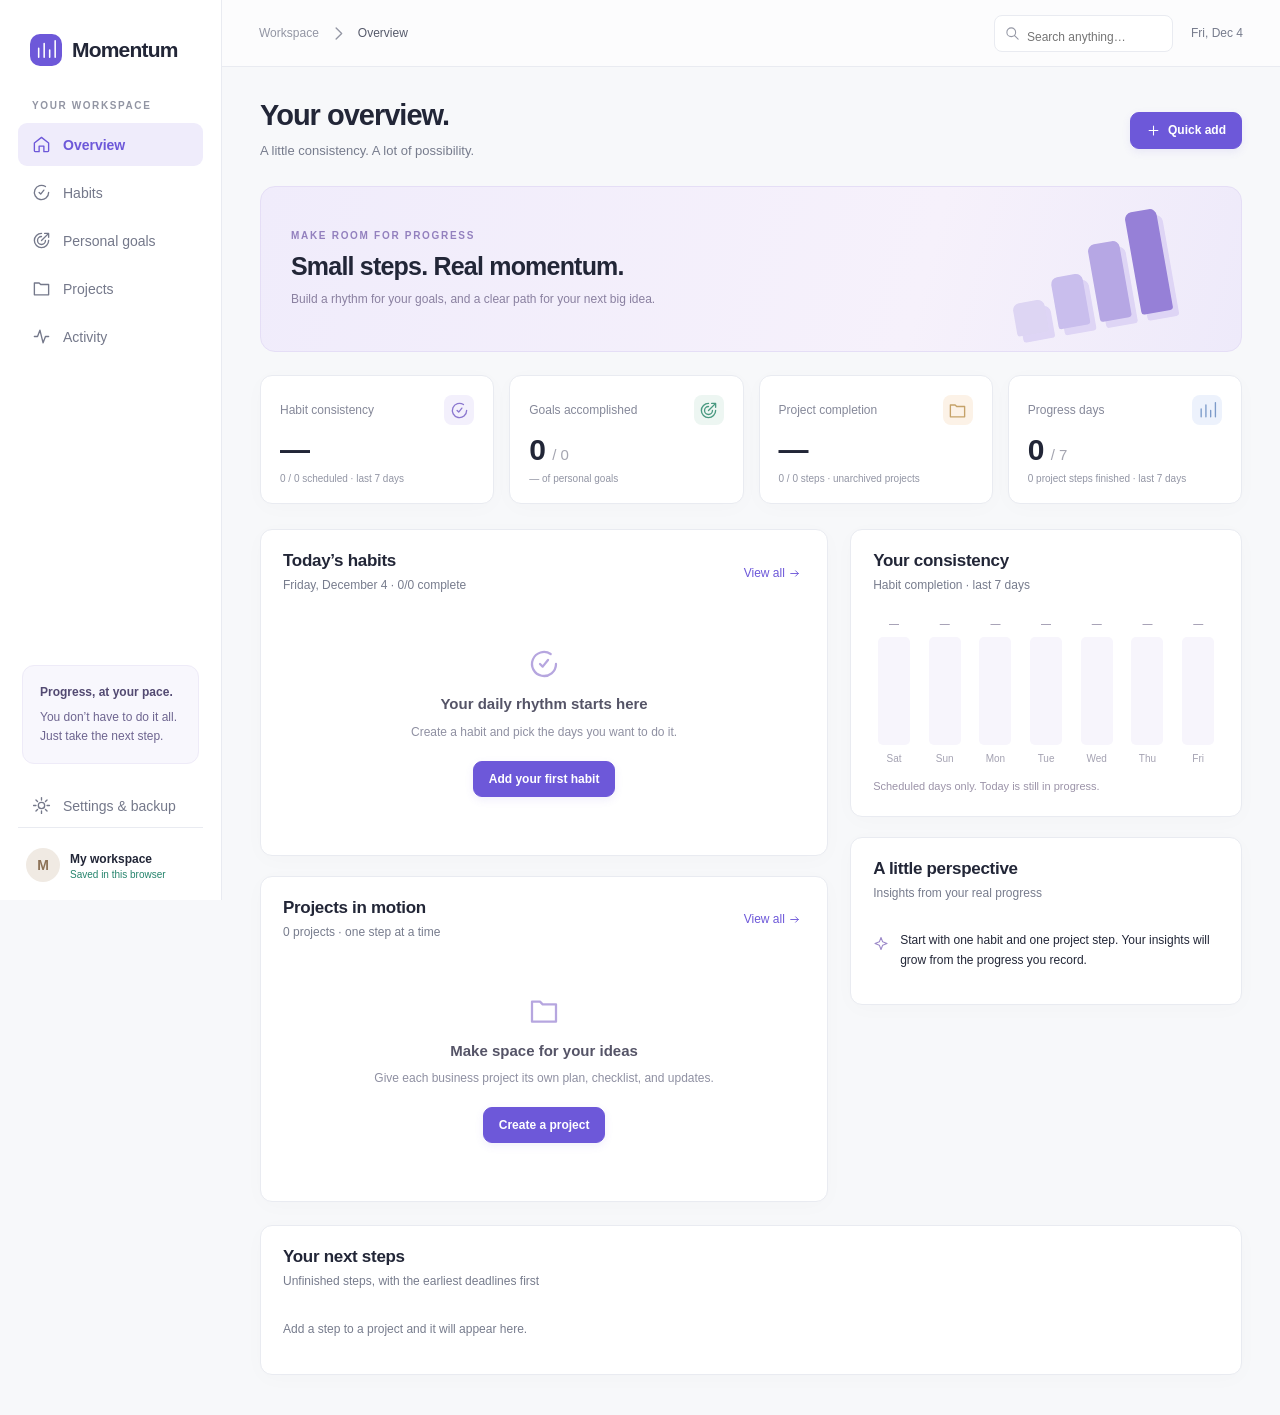
<file: Resources/index.html>
<!doctype html>
<html lang="en">
<head>
<meta charset="utf-8"><meta name="viewport" content="width=device-width, initial-scale=1">
<meta http-equiv="Content-Security-Policy" content="default-src 'none'; script-src 'self'; style-src 'self' 'unsafe-inline'; img-src 'self' data:; connect-src 'none'; font-src 'self'; base-uri 'none'; form-action 'none'">
<title>Momentum — Make room for progress</title><link rel="stylesheet" href="style.css">
</head>
<body>
<div id="app"><div class="loading">Opening your workspace…</div></div>
<dialog id="modal" aria-labelledby="modal-title"></dialog>
<div id="toast" role="status" aria-live="polite"></div>
<input type="file" id="import-file" accept=".json,application/json" hidden>
<script src="core.js"></script><script src="app.js"></script>
</body></html>
</file>
<file: Resources/style.css>
:root{color-scheme:light;--bg:#f7f8fa;--paper:#fff;--ink:#222637;--muted:#777c8d;--line:#e9ebf1;--violet:#6d58d9;--lavender:#efecfb;--green:#25846c;--red:#bb4353;--shadow:0 4px 22px #27204405;font-family:-apple-system,BlinkMacSystemFont,"Segoe UI",sans-serif;font-size:14px}
*{box-sizing:border-box}body{margin:0;background:var(--bg);color:var(--ink)}button,input,textarea,select{font:inherit}button{cursor:pointer}button:disabled{cursor:default;opacity:.45}button:focus-visible,a:focus-visible,input:focus-visible,textarea:focus-visible,select:focus-visible{outline:3px solid #aa98f1;outline-offset:3px}button{border:0;color:inherit}button, input,select,textarea{border-radius:9px}button{transition:background .15s,transform .15s}button:active:not(:disabled){transform:translateY(1px)}svg{width:19px;height:19px;stroke:currentColor;stroke-width:1.7;fill:none;stroke-linecap:round;stroke-linejoin:round;flex-shrink:0}h1,h2,h3,p{margin:0}h1{font-size:29px;letter-spacing:-1px;font-weight:650}h2{font-size:17px;letter-spacing:-.3px}h3{font-size:15px;line-height:1.5}p{line-height:1.65}small,.muted{color:var(--muted)}small{font-size:12px;line-height:1.5}.shell{display:flex;min-height:100vh}.sidebar{width:222px;background:#fff;border-right:1px solid var(--line);padding:32px 18px 18px;position:fixed;inset:0 auto 0 0;display:flex;flex-direction:column;z-index:2}.brand{display:flex;align-items:center;gap:10px;font-size:21px;letter-spacing:-.8px;font-weight:700;padding:2px 12px 34px}.brand-mark{background:var(--violet);width:32px;height:32px;color:white;border-radius:10px;display:grid;place-items:center}.brand-mark svg{width:22px;height:22px}.nav-label{font-size:10px;font-weight:650;letter-spacing:1.6px;color:#9295a3;padding:0 14px 12px}.nav{display:flex;flex-direction:column;gap:5px}.nav button{background:transparent;display:flex;gap:12px;text-align:left;align-items:center;padding:12px 14px;color:#74788a;font-weight:500}.nav button:hover{background:#f6f5fa}.nav button.active{background:var(--lavender);color:var(--violet);font-weight:600}.nav .count{margin-left:auto;font-size:11px;color:#9394a1}.sidebar-bottom{margin-top:auto}.sidebar-note{background:#f8f7fd;padding:17px;border:1px solid #eeebf8;border-radius:12px;margin:20px 4px;color:#6e6590;font-size:12px;line-height:1.6}.sidebar-note strong{display:block;color:#534a72;margin-bottom:5px}.profile{border-top:1px solid var(--line);padding:20px 8px 0;display:flex;gap:10px;align-items:center}.avatar{width:34px;height:34px;border-radius:50%;background:#f0eae3;display:grid;place-items:center;font-weight:600;color:#8c7257}.profile strong{font-size:12px}.save-status{font-size:10px;margin-top:3px;color:var(--green)}.workspace{margin-left:222px;flex:1;min-width:0}.topbar{height:67px;border-bottom:1px solid var(--line);padding:0 37px;display:flex;align-items:center;justify-content:space-between;background:#ffffffa8;gap:16px}.breadcrumb{font-size:12px;color:#9396a4;display:flex;align-items:center;gap:10px}.breadcrumb strong{font-weight:500;color:#565a6b}.topbar-right{display:flex;align-items:center;gap:18px}.date-label{font-size:12px;color:var(--muted)}.search{display:flex;align-items:center;gap:7px;border:1px solid var(--line);border-radius:8px;background:#fff;padding:7px 10px}.search svg{width:15px;height:15px;color:#9598a5}.search input{border:0;outline:none;background:transparent;font-size:12px;width:135px;padding:0}.main{max-width:1480px;margin:auto;padding:32px 38px 40px}.page-head{display:flex;align-items:center;justify-content:space-between;gap:18px;margin-bottom:25px}.page-head p{margin-top:8px;color:var(--muted);font-size:13px}.actions{display:flex;align-items:center;gap:8px;flex-wrap:wrap}.btn{padding:10px 15px;background:#fff;border:1px solid #e1e3eb;display:inline-flex;align-items:center;justify-content:center;gap:7px;white-space:nowrap;font-size:12px;font-weight:550}.btn svg{width:15px;height:15px}.btn:hover{background:#f3f2f8}.btn.primary{background:var(--violet);border-color:var(--violet);color:#fff;box-shadow:0 3px 8px #6d58d91a}.btn.primary:hover{background:#5c47c7}.btn.danger{color:var(--red);border-color:#ead5d9}.btn.small{padding:7px 11px;font-size:11px}.text-btn{background:transparent;color:var(--violet);padding:4px;font-size:12px}.icon-btn{display:inline-flex;align-items:center;justify-content:center;background:transparent;padding:7px;border-radius:7px;color:#9597a5}.icon-btn:hover{background:#f0eef7;color:var(--violet)}.icon-btn svg{width:16px;height:16px}.hero{position:relative;overflow:hidden;border:1px solid #e5def6;border-radius:15px;background:linear-gradient(105deg,#f0ecfb,#f6f1fb 67%,#eeeafa);padding:27px 30px;margin-bottom:23px;min-height:154px;display:flex;align-items:center;justify-content:space-between}.eyebrow{color:#9380be;font-size:10px;font-weight:700;letter-spacing:1.7px;margin-bottom:11px}.hero h2{font-size:25px;font-weight:550;letter-spacing:-.8px}.hero p{color:#8a80a0;font-size:12px;margin-top:9px;max-width:470px}.hero-art{position:relative;width:200px;height:110px;flex-shrink:0;display:flex;align-items:flex-end;justify-content:center;gap:10px;transform:rotate(-10deg);margin-right:25px}.hero-art span{width:32px;background:#c9beed;border-radius:7px 7px 3px 3px;box-shadow:5px 7px 0 #ded5f5}.hero-art span:nth-child(1){height:33px;background:#ddd5f3}.hero-art span:nth-child(2){height:52px}.hero-art span:nth-child(3){height:78px;background:#b6a7e4}.hero-art span:nth-child(4){height:103px;background:#9680d7}.metric-grid{display:grid;grid-template-columns:repeat(4,1fr);gap:15px;margin-bottom:25px}.metric{border:1px solid var(--line);border-radius:12px;padding:19px;background:#fff;box-shadow:var(--shadow)}.metric-top{display:flex;align-items:center;justify-content:space-between;color:#858899;font-size:12px}.metric-icon{width:30px;height:30px;border-radius:8px;background:#f3f0fc;color:#8b77cf;display:grid;place-items:center}.metric:nth-child(2) .metric-icon{background:#edf6f2;color:#499980}.metric:nth-child(3) .metric-icon{background:#fcf2e7;color:#c5a269}.metric:nth-child(4) .metric-icon{background:#edf2fc;color:#7d9bc9}.metric-value{font-size:30px;font-weight:650;letter-spacing:-1px;margin:8px 0 6px}.metric-value em{font-size:15px;font-style:normal;font-weight:400;color:#a4a5b0;letter-spacing:0}.metric-foot{font-size:10px;color:#9295a4}.dashboard-grid{display:grid;grid-template-columns:1.45fr 1fr;gap:22px;align-items:start}.panel{background:#fff;border:1px solid var(--line);border-radius:12px;box-shadow:var(--shadow);overflow:hidden}.panel-head{padding:21px 22px 16px;display:flex;align-items:center;justify-content:space-between;gap:12px}.panel-head small{display:block;margin-top:5px}.panel-body{padding:0 22px 20px}.panel + .panel{margin-top:20px}.check{width:21px;height:21px;border:1.5px solid #dfe1eb;border-radius:7px;background:#fff;flex-shrink:0;color:white;display:grid;place-items:center;padding:0}.check svg{width:14px;height:14px;stroke-width:2.2}.check.done{background:var(--violet);border-color:var(--violet)}.habit-line{display:flex;align-items:center;gap:12px;padding:14px 0;border-bottom:1px solid #f0f1f5}.habit-line:last-child{border-bottom:0}.habit-line .grow{font-size:12px}.habit-line small{display:block;font-size:10px;margin-top:3px}.grow{flex:1;min-width:0}.wrap{overflow-wrap:anywhere;white-space:pre-wrap}.done-title{color:#aaa9b7;text-decoration:line-through}.pill{display:inline-flex;align-items:center;gap:5px;border-radius:5px;padding:4px 7px;background:#f4f3f8;color:#8b869b;font-size:10px;white-space:nowrap}.pill.green{background:#eaf5ef;color:#3c947b}.pill.purple{background:#efebfa;color:#8b6dcc}.pill.amber{background:#fbf2e6;color:#b08b48}.pill.red{background:#fceef0;color:#b96472}.bar{height:5px;border-radius:4px;background:#efedf6;overflow:hidden;margin:12px 0}.bar span{display:block;height:100%;background:#9983df;border-radius:4px}.project-mini{border-bottom:1px solid var(--line);padding:13px 0}.project-mini:last-child{border-bottom:0}.project-title{display:flex;gap:12px;align-items:center}.project-badge{height:34px;width:34px;border-radius:9px;display:grid;place-items:center;background:#f1edfa;color:#9a85cf;flex-shrink:0}.project-title button{border:0;padding:0;background:transparent;font-weight:550;font-size:12px;text-align:left}.split{display:flex;align-items:center;justify-content:space-between;gap:12px}.subtle{font-size:10px;color:#9494a4}.chart{height:154px;display:flex;align-items:stretch;gap:15px;padding:8px 3px 0}.chart-col{display:flex;flex:1;flex-direction:column;justify-content:flex-end;align-items:center;gap:8px;min-width:0}.chart-track{height:110px;width:100%;max-width:32px;display:flex;align-items:flex-end;border-radius:5px;background:#f7f5fc;overflow:hidden}.chart-fill{background:#aa96e6;width:100%;border-radius:5px 5px 0 0;min-height:0}.chart-col:last-child .chart-fill{background:var(--violet)}.chart-col label{font-size:10px;color:#a4a2b2}.chart-col .chart-value{font-size:10px;color:#8c85a0}.insight{display:flex;gap:11px;padding:13px 0;border-bottom:1px solid #f0f1f5;font-size:12px;line-height:1.65}.insight:last-child{border:0}.insight svg{width:16px;color:#9d8ac9;margin-top:3px}.section-gap{margin-top:23px}.empty{text-align:center;padding:38px 20px;color:#8f90a2}.empty svg{width:32px;height:32px;color:#b6a6df;margin-bottom:10px}.empty h3{color:#555467;font-weight:550;margin-bottom:7px}.empty p{font-size:12px;max-width:350px;margin:0 auto 18px}.toolbar{display:flex;align-items:center;justify-content:space-between;gap:12px;margin-bottom:20px}.tabs{display:flex;gap:4px;padding:4px;border:1px solid var(--line);background:#fff;border-radius:9px}.tabs button{padding:7px 13px;background:transparent;color:#8c8b9b;font-size:12px}.tabs button.active{background:var(--lavender);color:var(--violet)}.date-input{padding:8px 10px;border:1px solid var(--line);background:#fff;color:#69687c;font-size:12px}.cards{display:grid;grid-template-columns:repeat(2,minmax(0,1fr));gap:19px}.card{padding:22px;background:white;border:1px solid var(--line);border-radius:12px}.card-top{display:flex;justify-content:space-between;align-items:flex-start;gap:12px}.card h3{font-size:16px;letter-spacing:-.2px;overflow-wrap:anywhere}.card .description{color:#91909f;font-size:12px;margin:8px 0 18px;line-height:1.7;white-space:pre-wrap;overflow-wrap:anywhere}.card-bottom{display:flex;align-items:center;justify-content:space-between;gap:10px;margin-top:18px;padding-top:15px;border-top:1px solid var(--line)}.week-grid{display:grid;grid-template-columns:repeat(7,1fr);gap:8px;margin:16px 0}.day-cell{display:flex;flex-direction:column;align-items:center;gap:7px;color:#aaa5b6;font-size:10px}.day-cell button{width:32px;height:32px;border:1px solid #e8e4f1;border-radius:9px;background:#faf9fc;color:#b1a8c5;font-size:11px;display:grid;place-items:center}.day-cell button.done{background:var(--violet);border-color:var(--violet);color:#fff}.day-cell button.today{box-shadow:0 0 0 2px #dfd5f7;outline-offset:2px}.day-cell button:disabled{border-style:dashed}.day-cell button svg{width:15px}.goal-number{font-size:27px;letter-spacing:-.6px;margin:14px 0 2px}.goal-number span{font-size:13px;color:#a3a0ae;font-weight:400;letter-spacing:0}.big-progress{height:7px;margin-top:14px}.project-layout{display:grid;grid-template-columns:minmax(0,1.7fr) minmax(260px,1fr);gap:23px}.task-row{display:flex;align-items:flex-start;gap:12px;padding:16px 0;border-bottom:1px solid var(--line)}.task-row:last-child{border:0}.task-row .check{margin-top:2px}.task-title{font-size:13px;font-weight:500;white-space:pre-wrap;overflow-wrap:anywhere}.task-meta{display:flex;gap:6px;align-items:center;margin-top:8px;flex-wrap:wrap}.task-description{font-size:11px;color:#8f8c9d;margin-top:7px;white-space:pre-wrap;overflow-wrap:anywhere}.task-group-label{font-size:10px;text-transform:uppercase;font-weight:650;letter-spacing:1px;color:#a09aaf;padding-top:18px}.note{border-bottom:1px solid var(--line);padding:15px 0}.note:last-child{border:0}.note p{white-space:pre-wrap;overflow-wrap:anywhere;font-size:12px;margin-top:7px;color:#777184}.note small{font-size:10px}.activity-item{display:flex;gap:14px;padding:15px 0;border-bottom:1px solid var(--line)}.activity-dot{width:8px;height:8px;background:#b09cde;border-radius:50%;margin-top:7px;flex-shrink:0}.activity-item p{font-size:13px;overflow-wrap:anywhere}.activity-item small{font-size:10px}.settings-grid{display:grid;grid-template-columns:1fr 1fr;gap:22px}.settings-grid .panel+.panel{margin:0}.settings-grid p{font-size:12px;color:#8a8497;margin-bottom:17px}.info-box{padding:13px 15px;background:#f8f6fc;border-radius:8px;font-size:12px;color:#8b80a1;line-height:1.65;margin:14px 0}.loading{padding:70px;text-align:center;color:#867a9d}.error-box{background:#fdf0f2;border:1px solid #f2d5db;padding:16px;border-radius:9px;color:#a54e5e;font-size:12px;line-height:1.6;margin-bottom:18px}.form-row{display:flex;gap:15px}.form-row>*{flex:1;min-width:0}label.field{display:block;font-size:12px;font-weight:550;margin-bottom:17px;color:#635b74}input,select,textarea{width:100%;padding:11px 12px;border:1px solid #e2ddec;background:#fff;color:#4c445f;outline:0;margin-top:7px}textarea{resize:vertical;min-height:90px;line-height:1.6}input[type=checkbox]{width:auto;margin:0;accent-color:var(--violet)}input[type=date]{color-scheme:light}label.field small{display:block;font-weight:400;margin-top:6px}dialog{width:510px;max-width:calc(100vw - 40px);max-height:85vh;padding:28px;border:1px solid #e6dfef;border-radius:17px;background:#fff;box-shadow:0 25px 100px #29203535;color:var(--ink)}dialog::backdrop{background:#26203555;backdrop-filter:blur(3px)}.modal-head{display:flex;align-items:center;justify-content:space-between;gap:10px;margin-bottom:23px}.modal-head h2{font-size:22px;font-weight:600}.modal-actions{display:flex;justify-content:flex-end;gap:9px;margin-top:22px;padding-top:18px;border-top:1px solid var(--line)}.weekday-picker{display:flex;gap:7px;margin:10px 0}.weekday-picker label{display:flex;gap:4px;align-items:center;padding:8px;border:1px solid #e9e3f0;border-radius:7px;font-size:11px}.modal-error{font-size:12px;color:var(--red);margin-bottom:10px}.calendar-grid{display:grid;grid-template-columns:repeat(7,1fr);gap:9px;margin:18px 0}.calendar-grid .day-cell button{width:38px;height:36px}.close-row{display:flex;gap:5px}.archived-label{padding:12px;background:#faf5eb;border-radius:8px;color:#9a814f;font-size:12px;margin-bottom:15px}.onboarding-actions{display:flex;gap:9px;justify-content:center;flex-wrap:wrap}.archive-check{display:flex;gap:7px;align-items:center;font-size:12px;color:#8c849c}.search-results{display:flex;flex-direction:column;gap:10px}.result{border:1px solid var(--line);border-radius:10px;background:#fff;padding:18px;text-align:left}.result:hover{border-color:#c7b9e6}.result strong{display:block;margin-bottom:6px}.demo-banner{padding:10px 20px;background:#fff4dd;color:#96773f;text-align:center;font-size:12px}.demo-banner button{background:transparent;text-decoration:underline;color:inherit}.storage-error{position:sticky;top:0;z-index:5;background:#fff1f3;border-bottom:1px solid #e6b7c0;padding:12px 24px;color:#a64055;font-size:12px;display:flex;align-items:center;gap:12px}.notice{font-size:11px;line-height:1.7;color:#9b93a8}#toast{position:fixed;bottom:24px;left:50%;transform:translateX(-50%) translateY(15px);background:#353044;color:#fff;padding:12px 20px;border-radius:10px;box-shadow:0 6px 30px #2b233026;font-size:12px;max-width:80vw;z-index:20;opacity:0;pointer-events:none;transition:opacity .2s,transform .2s}#toast.show{opacity:1;transform:translateX(-50%) translateY(0)}
@media(min-width:1450px){.main{padding-top:39px}.hero{min-height:165px}.card{padding:26px}.chart{height:175px}.chart-track{height:130px}}
@media(max-width:1100px){.sidebar{width:190px;padding-left:12px;padding-right:12px}.workspace{margin-left:190px}.main{padding:25px}.topbar{padding:0 25px}.metric-grid{gap:10px}.metric{padding:15px}.hero-art{margin-right:0;width:150px}.dashboard-grid{gap:16px}.date-label{display:none}.project-layout{grid-template-columns:1.4fr 1fr}.weekday-picker{gap:3px}.weekday-picker label{padding:6px}}
@media(max-width:850px){.sidebar{width:170px}.workspace{margin-left:170px}.brand{font-size:17px;padding-left:4px}.main{padding:22px}.dashboard-grid,.project-layout,.settings-grid,.cards{grid-template-columns:1fr}.metric-grid{grid-template-columns:repeat(2,1fr)}.page-head{align-items:flex-start}.hero-art{display:none}.topbar{padding:0 20px}.search input{width:95px}.sidebar-note{padding:11px}.date-label{display:none}}
@media(prefers-reduced-motion:reduce){*{transition:none!important}}
[hidden]{display:none!important}.pill svg{width:12px;height:12px}.text-btn svg{width:13px;height:13px;vertical-align:middle}.storage-error .btn{flex-shrink:0}
</file>
